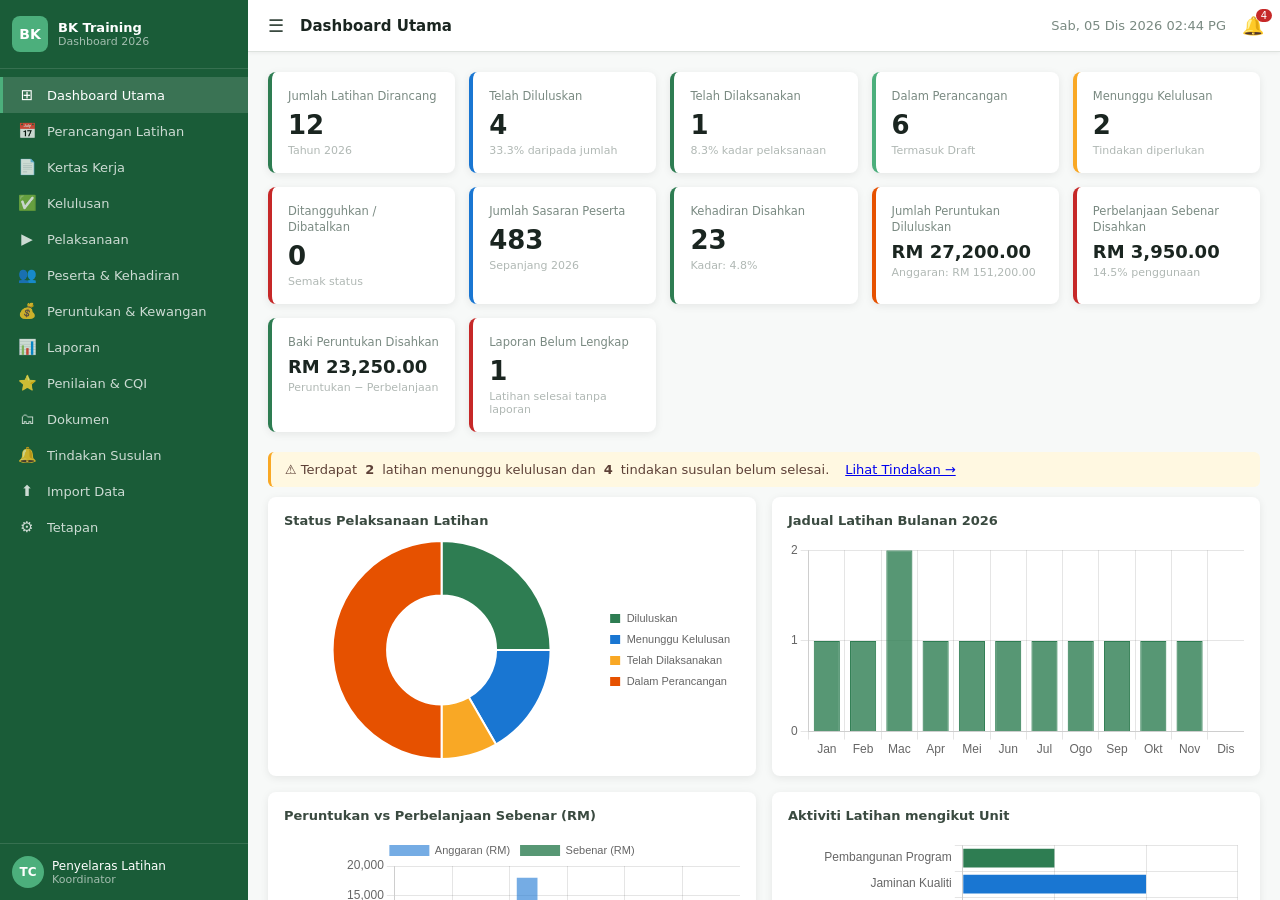
<file: index.html>
<!DOCTYPE html>
<!-- saved from url=(0064)file:///C:/Users/Masitah/.bob/playground/bk-dashboard/index.html -->
<html lang="ms"><head><meta http-equiv="Content-Type" content="text/html; charset=UTF-8">

<meta name="viewport" content="width=device-width, initial-scale=1.0">
<title>BK Training Management &amp; Intelligence Dashboard 2026</title>
<script src="asset/chart.umd.min.js.download"></script>
<script src="asset/xlsx.full.min.js.download"></script>
<link rel="stylesheet" href="asset/style.css">
</head>
<body>
<div id="app">
  <aside id="sidebar">
    <div class="sidebar-header">
      <div class="logo-block">
        <div class="logo-icon">BK</div>
        <div class="logo-text">
          <div class="logo-title">BK Training</div>
          <div class="logo-sub">Dashboard 2026</div>
        </div>
      </div>
    </div>
    <nav id="main-nav">
      <a href="file:///C:/Users/Masitah/.bob/playground/bk-dashboard/index.html#" class="nav-item active" data-section="dashboard"><span class="nav-icon">⊞</span>Dashboard Utama</a>
      <a href="file:///C:/Users/Masitah/.bob/playground/bk-dashboard/index.html#" class="nav-item" data-section="perancangan"><span class="nav-icon">📅</span>Perancangan Latihan</a>
      <a href="file:///C:/Users/Masitah/.bob/playground/bk-dashboard/index.html#" class="nav-item" data-section="kertaskerja"><span class="nav-icon">📄</span>Kertas Kerja</a>
      <a href="file:///C:/Users/Masitah/.bob/playground/bk-dashboard/index.html#" class="nav-item" data-section="kelulusan"><span class="nav-icon">✅</span>Kelulusan</a>
      <a href="file:///C:/Users/Masitah/.bob/playground/bk-dashboard/index.html#" class="nav-item" data-section="pelaksanaan"><span class="nav-icon">▶</span>Pelaksanaan</a>
      <a href="file:///C:/Users/Masitah/.bob/playground/bk-dashboard/index.html#" class="nav-item" data-section="peserta"><span class="nav-icon">👥</span>Peserta &amp; Kehadiran</a>
      <a href="file:///C:/Users/Masitah/.bob/playground/bk-dashboard/index.html#" class="nav-item" data-section="kewangan"><span class="nav-icon">💰</span>Peruntukan &amp; Kewangan</a>
      <a href="file:///C:/Users/Masitah/.bob/playground/bk-dashboard/index.html#" class="nav-item" data-section="laporan"><span class="nav-icon">📊</span>Laporan</a>
      <a href="file:///C:/Users/Masitah/.bob/playground/bk-dashboard/index.html#" class="nav-item" data-section="penilaian"><span class="nav-icon">⭐</span>Penilaian &amp; CQI</a>
      <a href="file:///C:/Users/Masitah/.bob/playground/bk-dashboard/index.html#" class="nav-item" data-section="dokumen"><span class="nav-icon">🗂</span>Dokumen</a>
      <a href="file:///C:/Users/Masitah/.bob/playground/bk-dashboard/index.html#" class="nav-item" data-section="tindakan"><span class="nav-icon">🔔</span>Tindakan Susulan</a>
      <a href="file:///C:/Users/Masitah/.bob/playground/bk-dashboard/index.html#" class="nav-item" data-section="import"><span class="nav-icon">⬆</span>Import Data</a>
      <a href="file:///C:/Users/Masitah/.bob/playground/bk-dashboard/index.html#" class="nav-item" data-section="tetapan"><span class="nav-icon">⚙</span>Tetapan</a>
    </nav>
    <div class="sidebar-footer">
      <div class="user-info">
        <div class="user-avatar">TC</div>
        <div>
          <div class="user-name" id="currentUser">Penyelaras Latihan</div>
          <div class="user-role" id="currentRole">Koordinator</div>
        </div>
      </div>
    </div>
  </aside>
  <main id="main-content">
    <header id="top-bar">
      <button id="sidebar-toggle" onclick="toggleSidebar()">☰</button>
      <div id="page-title">Dashboard Utama</div>
      <div class="top-bar-right">
        <span id="clock">Jum, 09 Okt 2026  11:44 PG</span>
        <div id="alert-bell" onclick="showSection('tindakan')">
          🔔 <span class="badge" id="alertCount">4</span>
        </div>
      </div>
    </header>
    <div id="content-area">
    <div class="kpi-grid">
      <div class="kpi-card green" onclick="showSection('perancangan')">
        <div class="kpi-label">Jumlah Latihan Dirancang</div>
        <div class="kpi-value">12</div>
        <div class="kpi-sub">Tahun 2026</div>
      </div>
      <div class="kpi-card blue" onclick="showSection('kelulusan')">
        <div class="kpi-label">Telah Diluluskan</div>
        <div class="kpi-value">4</div>
        <div class="kpi-sub">33.3% daripada jumlah</div>
      </div>
      <div class="kpi-card green" onclick="showSection('pelaksanaan')">
        <div class="kpi-label">Telah Dilaksanakan</div>
        <div class="kpi-value">1</div>
        <div class="kpi-sub">8.3% kadar pelaksanaan</div>
      </div>
      <div class="kpi-card" onclick="showSection('perancangan')">
        <div class="kpi-label">Dalam Perancangan</div>
        <div class="kpi-value">6</div>
        <div class="kpi-sub">Termasuk Draft</div>
      </div>
      <div class="kpi-card yellow" onclick="showSection('kelulusan')">
        <div class="kpi-label">Menunggu Kelulusan</div>
        <div class="kpi-value">2</div>
        <div class="kpi-sub">Tindakan diperlukan</div>
      </div>
      <div class="kpi-card red" onclick="showSection('perancangan')">
        <div class="kpi-label">Ditangguhkan / Dibatalkan</div>
        <div class="kpi-value">0</div>
        <div class="kpi-sub">Semak status</div>
      </div>
      <div class="kpi-card blue" onclick="showSection('peserta')">
        <div class="kpi-label">Jumlah Sasaran Peserta</div>
        <div class="kpi-value">483</div>
        <div class="kpi-sub">Sepanjang 2026</div>
      </div>
      <div class="kpi-card green" onclick="showSection('peserta')">
        <div class="kpi-label">Kehadiran Disahkan</div>
        <div class="kpi-value">23</div>
        <div class="kpi-sub">Kadar: 4.8%</div>
      </div>
      <div class="kpi-card orange" onclick="showSection('kewangan')">
        <div class="kpi-label">Jumlah Peruntukan Diluluskan</div>
        <div class="kpi-value" style="font-size:18px">RM 27,200.00</div>
        <div class="kpi-sub">Anggaran: RM 151,200.00</div>
      </div>
      <div class="kpi-card red" onclick="showSection('kewangan')">
        <div class="kpi-label">Perbelanjaan Sebenar Disahkan</div>
        <div class="kpi-value" style="font-size:18px">RM 3,950.00</div>
        <div class="kpi-sub">14.5% penggunaan</div>
      </div>
      <div class="kpi-card green" onclick="showSection('kewangan')">
        <div class="kpi-label">Baki Peruntukan Disahkan</div>
        <div class="kpi-value" style="font-size:18px">RM 23,250.00</div>
        <div class="kpi-sub">Peruntukan − Perbelanjaan</div>
      </div>
      <div class="kpi-card red" onclick="showSection('laporan')">
        <div class="kpi-label">Laporan Belum Lengkap</div>
        <div class="kpi-value">1</div>
        <div class="kpi-sub">Latihan selesai tanpa laporan</div>
      </div>
    </div>

    
    <div class="alert alert-warning">
      ⚠ Terdapat <strong>2</strong> latihan menunggu kelulusan dan
      <strong>4</strong> tindakan susulan belum selesai.
      <a href="file:///C:/Users/Masitah/.bob/playground/bk-dashboard/index.html#" onclick="showSection('tindakan');return false;" style="margin-left:8px;">Lihat Tindakan →</a>
    </div>

    <div class="charts-grid">
      <div class="chart-card">
        <div class="chart-title">Status Pelaksanaan Latihan</div>
        <div class="chart-wrap"><canvas id="chartStatus" width="460" height="275" style="display: block; box-sizing: border-box; height: 220px; width: 368px;"></canvas></div>
      </div>
      <div class="chart-card">
        <div class="chart-title">Jadual Latihan Bulanan 2026</div>
        <div class="chart-wrap"><canvas id="chartBulanan" width="460" height="275" style="display: block; box-sizing: border-box; height: 220px; width: 368px;"></canvas></div>
      </div>
      <div class="chart-card">
        <div class="chart-title">Peruntukan vs Perbelanjaan Sebenar (RM)</div>
        <div class="chart-wrap"><canvas id="chartBudget" width="460" height="275" style="display: block; box-sizing: border-box; height: 220px; width: 368px;"></canvas></div>
      </div>
      <div class="chart-card">
        <div class="chart-title">Aktiviti Latihan mengikut Unit</div>
        <div class="chart-wrap"><canvas id="chartUnit" width="460" height="275" style="display: block; box-sizing: border-box; height: 220px; width: 368px;"></canvas></div>
      </div>
      <div class="chart-card">
        <div class="chart-title">Sasaran vs Kehadiran Peserta</div>
        <div class="chart-wrap"><canvas id="chartPeserta" width="460" height="275" style="display: block; box-sizing: border-box; height: 220px; width: 368px;"></canvas></div>
      </div>
      <div class="chart-card">
        <div class="chart-title">Kaedah Pelaksanaan Latihan</div>
        <div class="chart-wrap"><canvas id="chartKaedah" width="460" height="275" style="display: block; box-sizing: border-box; height: 220px; width: 368px;"></canvas></div>
      </div>
    </div>

    <div class="section-header">
      <div><div class="section-title">Senarai Latihan 2026</div><div class="section-sub">Klik baris untuk butiran penuh</div></div>
      <button class="btn btn-primary btn-sm" onclick="showSection('perancangan')">+ Tambah Latihan</button>
    </div>
    <div class="table-wrap">
      
    <div class="table-scroll">
    <table>
      <thead><tr>
        <th>Bil</th><th>Tajuk Latihan</th><th>Unit</th>
        <th>Tarikh Cadangan</th><th>Kaedah</th>
        <th>Status</th><th>Peserta</th><th>Anggaran</th><th>Tindakan</th>
      </tr></thead>
      <tbody>
      
        <tr onclick="viewLatihan('LAT-2026-001')" style="cursor:pointer">
          <td>1</td>
          <td class="wrap-text" style="max-width:220px"><strong>Bengkel Pembangunan Kurikulum TVET 2026</strong>
            <div class="text-sm text-orange">⚠ 4 medan belum lengkap</div>
          </td>
          <td class="nowrap text-sm">Unit Pembangunan Program</td>
          <td class="nowrap text-sm">10/02/2026 – 12/02/2026</td>
          <td><span class="badge-status status-perancangan">Bersemuka</span></td>
          <td><span class="badge-status status-diluluskan">Diluluskan</span></td>
          <td class="text-right">40</td>
          <td class="text-right rm-amount">RM 8,500</td>
          <td class="nowrap">
            <button class="btn btn-sm btn-blue" onclick="event.stopPropagation();editLatihan('LAT-2026-001')">Edit</button>
          </td>
        </tr>
        <tr onclick="viewLatihan('LAT-2026-002')" style="cursor:pointer">
          <td>2</td>
          <td class="wrap-text" style="max-width:220px"><strong>Kursus Penilaian dan Pentaksiran Berdasarkan Kompetensi</strong>
            <div class="text-sm text-orange">⚠ 5 medan belum lengkap</div>
          </td>
          <td class="nowrap text-sm">Unit Jaminan Kualiti</td>
          <td class="nowrap text-sm">03/03/2026 – 05/03/2026</td>
          <td><span class="badge-status status-perancangan">Hibrid</span></td>
          <td><span class="badge-status status-diluluskan">Diluluskan</span></td>
          <td class="text-right">60</td>
          <td class="text-right rm-amount">RM 12,000</td>
          <td class="nowrap">
            <button class="btn btn-sm btn-blue" onclick="event.stopPropagation();editLatihan('LAT-2026-002')">Edit</button>
          </td>
        </tr>
        <tr onclick="viewLatihan('LAT-2026-003')" style="cursor:pointer">
          <td>3</td>
          <td class="wrap-text" style="max-width:220px"><strong>Program Pemantapan Daya Saing Pensyarah: Industri 4.0 &amp; Kemahiran Digital</strong>
            <div class="text-sm text-orange">⚠ 5 medan belum lengkap</div>
          </td>
          <td class="nowrap text-sm">Unit Inovasi &amp; Teknologi</td>
          <td class="nowrap text-sm">07/04/2026 – 09/04/2026</td>
          <td><span class="badge-status status-perancangan">Bersemuka</span></td>
          <td><span class="badge-status status-menunggu">Menunggu Kelulusan</span></td>
          <td class="text-right">80</td>
          <td class="text-right rm-amount">RM 18,000</td>
          <td class="nowrap">
            <button class="btn btn-sm btn-blue" onclick="event.stopPropagation();editLatihan('LAT-2026-003')">Edit</button>
          </td>
        </tr>
        <tr onclick="viewLatihan('LAT-2026-004')" style="cursor:pointer">
          <td>4</td>
          <td class="wrap-text" style="max-width:220px"><strong>Bengkel Analisis Keperluan Latihan (TNA) Bahagian Kurikulum 2026</strong>
            <div class="text-sm text-orange">⚠ 1 medan belum lengkap</div>
          </td>
          <td class="nowrap text-sm">Bahagian Kurikulum</td>
          <td class="nowrap text-sm">20/01/2026 – 21/01/2026</td>
          <td><span class="badge-status status-perancangan">Bersemuka</span></td>
          <td><span class="badge-status status-dilaksanakan">Telah Dilaksanakan</span></td>
          <td class="text-right">25</td>
          <td class="text-right rm-amount">RM 4,200</td>
          <td class="nowrap">
            <button class="btn btn-sm btn-blue" onclick="event.stopPropagation();editLatihan('LAT-2026-004')">Edit</button>
          </td>
        </tr>
        <tr onclick="viewLatihan('LAT-2026-005')" style="cursor:pointer">
          <td>5</td>
          <td class="wrap-text" style="max-width:220px"><strong>Seminar Penyelidikan Tindakan (Action Research) dalam Pendidikan TVET</strong>
            <div class="text-sm text-orange">⚠ 3 medan belum lengkap</div>
          </td>
          <td class="nowrap text-sm">Unit Penyelidikan &amp; Pembangunan</td>
          <td class="nowrap text-sm">19/05/2026 – 20/05/2026</td>
          <td><span class="badge-status status-perancangan">Bersemuka</span></td>
          <td><span class="badge-status status-perancangan">Dalam Perancangan</span></td>
          <td class="text-right">50</td>
          <td class="text-right rm-amount">RM 9,500</td>
          <td class="nowrap">
            <button class="btn btn-sm btn-blue" onclick="event.stopPropagation();editLatihan('LAT-2026-005')">Edit</button>
          </td>
        </tr>
        <tr onclick="viewLatihan('LAT-2026-006')" style="cursor:pointer">
          <td>6</td>
          <td class="wrap-text" style="max-width:220px"><strong>Kursus Reka Bentuk Instruksional dan e-Konten TVET</strong>
            <div class="text-sm text-orange">⚠ 3 medan belum lengkap</div>
          </td>
          <td class="nowrap text-sm">Unit Inovasi &amp; Teknologi</td>
          <td class="nowrap text-sm">08/06/2026 – 10/06/2026</td>
          <td><span class="badge-status status-perancangan">Dalam Talian</span></td>
          <td><span class="badge-status status-perancangan">Dalam Perancangan</span></td>
          <td class="text-right">70</td>
          <td class="text-right rm-amount">RM 6,000</td>
          <td class="nowrap">
            <button class="btn btn-sm btn-blue" onclick="event.stopPropagation();editLatihan('LAT-2026-006')">Edit</button>
          </td>
        </tr>
        <tr onclick="viewLatihan('LAT-2026-007')" style="cursor:pointer">
          <td>7</td>
          <td class="wrap-text" style="max-width:220px"><strong>Bengkel Pengukuhan Pengurusan Pentadbiran Urus Setia</strong>
            <div class="text-sm text-orange">⚠ 3 medan belum lengkap</div>
          </td>
          <td class="nowrap text-sm">Unit Pengurusan Am</td>
          <td class="nowrap text-sm">14/07/2026 – 15/07/2026</td>
          <td><span class="badge-status status-perancangan">Bersemuka</span></td>
          <td><span class="badge-status status-perancangan">Dalam Perancangan</span></td>
          <td class="text-right">30</td>
          <td class="text-right rm-amount">RM 5,500</td>
          <td class="nowrap">
            <button class="btn btn-sm btn-blue" onclick="event.stopPropagation();editLatihan('LAT-2026-007')">Edit</button>
          </td>
        </tr>
        <tr onclick="viewLatihan('LAT-2026-008')" style="cursor:pointer">
          <td>8</td>
          <td class="wrap-text" style="max-width:220px"><strong>Program Lawatan Industri: Amalan Terbaik Latihan Vokasional Antarabangsa</strong>
            <div class="text-sm text-orange">⚠ 3 medan belum lengkap</div>
          </td>
          <td class="nowrap text-sm">Unit Pengurusan Kurikulum</td>
          <td class="nowrap text-sm">07/09/2026 – 13/09/2026</td>
          <td><span class="badge-status status-perancangan">Lawatan Industri</span></td>
          <td><span class="badge-status status-menunggu">Menunggu Kelulusan</span></td>
          <td class="text-right">10</td>
          <td class="text-right rm-amount">RM 45,000</td>
          <td class="nowrap">
            <button class="btn btn-sm btn-blue" onclick="event.stopPropagation();editLatihan('LAT-2026-008')">Edit</button>
          </td>
        </tr>
        <tr onclick="viewLatihan('LAT-2026-009')" style="cursor:pointer">
          <td>9</td>
          <td class="wrap-text" style="max-width:220px"><strong>Kursus Kepimpinan dan Pengurusan Strategik untuk Pegawai Pertengahan</strong>
            <div class="text-sm text-orange">⚠ 4 medan belum lengkap</div>
          </td>
          <td class="nowrap text-sm">Bahagian Kurikulum</td>
          <td class="nowrap text-sm">13/10/2026 – 15/10/2026</td>
          <td><span class="badge-status status-perancangan">Bersemuka</span></td>
          <td><span class="badge-status status-perancangan">Dalam Perancangan</span></td>
          <td class="text-right">35</td>
          <td class="text-right rm-amount">RM 22,000</td>
          <td class="nowrap">
            <button class="btn btn-sm btn-blue" onclick="event.stopPropagation();editLatihan('LAT-2026-009')">Edit</button>
          </td>
        </tr>
        <tr onclick="viewLatihan('LAT-2026-010')" style="cursor:pointer">
          <td>10</td>
          <td class="wrap-text" style="max-width:220px"><strong>Bengkel Penambahbaikan Berterusan (CQI) Kurikulum TVET</strong>
            <div class="text-sm text-orange">⚠ 3 medan belum lengkap</div>
          </td>
          <td class="nowrap text-sm">Unit Jaminan Kualiti</td>
          <td class="nowrap text-sm">10/11/2026 – 11/11/2026</td>
          <td><span class="badge-status status-perancangan">Bersemuka</span></td>
          <td><span class="badge-status status-perancangan">Dalam Perancangan</span></td>
          <td class="text-right">45</td>
          <td class="text-right rm-amount">RM 7,000</td>
          <td class="nowrap">
            <button class="btn btn-sm btn-blue" onclick="event.stopPropagation();editLatihan('LAT-2026-010')">Edit</button>
          </td>
        </tr>
        <tr onclick="viewLatihan('LAT-2026-011')" style="cursor:pointer">
          <td>11</td>
          <td class="wrap-text" style="max-width:220px"><strong>Kursus Bahasa Inggeris untuk Tujuan Profesional (Pensyarah)</strong>
            <div class="text-sm text-orange">⚠ 3 medan belum lengkap</div>
          </td>
          <td class="nowrap text-sm">Unit Pengurusan Kurikulum</td>
          <td class="nowrap text-sm">03/08/2026 – 07/08/2026</td>
          <td><span class="badge-status status-perancangan">Hibrid</span></td>
          <td><span class="badge-status status-perancangan">Dalam Perancangan</span></td>
          <td class="text-right">30</td>
          <td class="text-right rm-amount">RM 11,000</td>
          <td class="nowrap">
            <button class="btn btn-sm btn-blue" onclick="event.stopPropagation();editLatihan('LAT-2026-011')">Edit</button>
          </td>
        </tr>
        <tr onclick="viewLatihan('LAT-2026-012')" style="cursor:pointer">
          <td>12</td>
          <td class="wrap-text" style="max-width:220px"><strong>Program Orientasi Pegawai Baharu Bahagian Kurikulum</strong>
            <div class="text-sm text-orange">⚠ 4 medan belum lengkap</div>
          </td>
          <td class="nowrap text-sm">Bahagian Kurikulum</td>
          <td class="nowrap text-sm">16/03/2026 – 17/03/2026</td>
          <td><span class="badge-status status-perancangan">Bersemuka</span></td>
          <td><span class="badge-status status-diluluskan">Diluluskan</span></td>
          <td class="text-right">8</td>
          <td class="text-right rm-amount">RM 2,500</td>
          <td class="nowrap">
            <button class="btn btn-sm btn-blue" onclick="event.stopPropagation();editLatihan('LAT-2026-012')">Edit</button>
          </td>
        </tr>
      </tbody>
    </table>
    </div>
    </div>
  </div>
  </main>
</div>
<div id="modal-overlay" class="modal-overlay hidden" onclick="closeModal()"></div>
<div id="modal-box" class="modal-box hidden">
  <div id="modal-header" class="modal-header">
    <span id="modal-title">Modal</span>
    <button onclick="closeModal()">✕</button>
  </div>
  <div id="modal-body" class="modal-body"></div>
  <div id="modal-footer" class="modal-footer"></div>
</div>
<div id="toast-container"></div>
<script src="./BK Training Management &amp; Intelligence Dashboard 2026_files/data.js"></script>
<script src="./BK Training Management &amp; Intelligence Dashboard 2026_files/app.js"></script>


</body></html>
</file>
<file: asset/style.css>
/* ===== RESET & BASE ===== */
*, *::before, *::after { box-sizing: border-box; margin: 0; padding: 0; }
:root {
  --green-dark: #1a5c38;
  --green-mid: #2e7d52;
  --green-light: #4caf7c;
  --green-pale: #e8f5ee;
  --green-border: #b2dfcc;
  --white: #ffffff;
  --gray-100: #f7f9f8;
  --gray-200: #eef1ef;
  --gray-300: #dde2de;
  --gray-400: #b0b8b4;
  --gray-500: #7a8a82;
  --gray-700: #3a4a40;
  --gray-900: #1a2520;
  --accent-blue: #1976d2;
  --accent-orange: #e65100;
  --accent-red: #c62828;
  --accent-yellow: #f9a825;
  --accent-purple: #6a1b9a;
  --sidebar-w: 248px;
  --header-h: 52px;
  --radius: 8px;
  --shadow: 0 2px 8px rgba(0,0,0,.08);
  --shadow-md: 0 4px 16px rgba(0,0,0,.12);
  --transition: .18s ease;
  --font: -apple-system, 'Segoe UI', system-ui, sans-serif;
}
html, body { height: 100%; font-family: var(--font); font-size: 14px; color: var(--gray-900); background: var(--gray-100); }

/* ===== LAYOUT ===== */
#app { display: flex; height: 100vh; overflow: hidden; }
#sidebar {
  width: var(--sidebar-w); min-width: var(--sidebar-w); background: var(--green-dark);
  display: flex; flex-direction: column; overflow-y: auto; overflow-x: hidden;
  transition: width var(--transition), min-width var(--transition);
  z-index: 100;
}
#sidebar.collapsed { width: 52px; min-width: 52px; }
#sidebar.collapsed .logo-text, #sidebar.collapsed .nav-item span:last-child,
#sidebar.collapsed .sidebar-footer .user-name, #sidebar.collapsed .sidebar-footer .user-role,
#sidebar.collapsed .user-info > div:last-child { display: none; }
#main-content { flex: 1; display: flex; flex-direction: column; min-width: 0; overflow: hidden; }
#content-area { flex: 1; overflow-y: auto; padding: 20px; }

/* ===== SIDEBAR ===== */
.sidebar-header { padding: 16px 12px; border-bottom: 1px solid rgba(255,255,255,.12); }
.logo-block { display: flex; align-items: center; gap: 10px; }
.logo-icon {
  width: 36px; height: 36px; background: var(--green-light); border-radius: 8px;
  display: flex; align-items: center; justify-content: center;
  color: white; font-weight: 700; font-size: 14px; flex-shrink: 0;
}
.logo-title { color: #fff; font-weight: 600; font-size: 13px; line-height: 1.2; }
.logo-sub { color: rgba(255,255,255,.6); font-size: 11px; }
#main-nav { flex: 1; padding: 8px 0; }
.nav-item {
  display: flex; align-items: center; gap: 10px; padding: 9px 14px;
  color: rgba(255,255,255,.78); text-decoration: none; font-size: 13px;
  border-left: 3px solid transparent; transition: all var(--transition); white-space: nowrap;
}
.nav-item:hover { background: rgba(255,255,255,.08); color: #fff; }
.nav-item.active { background: rgba(255,255,255,.14); color: #fff; border-left-color: var(--green-light); }
.nav-icon { font-size: 15px; flex-shrink: 0; width: 20px; text-align: center; }
.sidebar-footer { padding: 12px; border-top: 1px solid rgba(255,255,255,.12); }
.user-info { display: flex; align-items: center; gap: 8px; }
.user-avatar {
  width: 32px; height: 32px; background: var(--green-light); border-radius: 50%;
  display: flex; align-items: center; justify-content: center; color: white; font-weight: 600; font-size: 12px; flex-shrink: 0;
}
.user-name { color: #fff; font-size: 12px; font-weight: 500; }
.user-role { color: rgba(255,255,255,.6); font-size: 11px; }

/* ===== TOP BAR ===== */
#top-bar {
  height: var(--header-h); background: var(--white); border-bottom: 1px solid var(--gray-300);
  display: flex; align-items: center; padding: 0 16px; gap: 12px;
  box-shadow: 0 1px 4px rgba(0,0,0,.06);
}
#sidebar-toggle { background: none; border: none; font-size: 18px; cursor: pointer; color: var(--gray-700); padding: 4px; }
#page-title { font-size: 15px; font-weight: 600; color: var(--gray-900); flex: 1; }
.top-bar-right { display: flex; align-items: center; gap: 16px; font-size: 13px; color: var(--gray-500); }
#alert-bell { cursor: pointer; position: relative; font-size: 18px; }
.badge {
  position: absolute; top: -6px; right: -8px; background: var(--accent-red);
  color: white; font-size: 10px; border-radius: 10px; padding: 1px 5px; min-width: 16px; text-align: center;
}

/* ===== KPI CARDS ===== */
.kpi-grid { display: grid; grid-template-columns: repeat(auto-fill, minmax(180px, 1fr)); gap: 14px; margin-bottom: 20px; }
.kpi-card {
  background: var(--white); border-radius: var(--radius); padding: 16px;
  box-shadow: var(--shadow); border-left: 4px solid var(--green-light);
  cursor: pointer; transition: transform var(--transition), box-shadow var(--transition);
}
.kpi-card:hover { transform: translateY(-2px); box-shadow: var(--shadow-md); }
.kpi-card.green { border-left-color: var(--green-mid); }
.kpi-card.blue { border-left-color: var(--accent-blue); }
.kpi-card.orange { border-left-color: var(--accent-orange); }
.kpi-card.red { border-left-color: var(--accent-red); }
.kpi-card.yellow { border-left-color: var(--accent-yellow); }
.kpi-card.purple { border-left-color: var(--accent-purple); }
.kpi-label { font-size: 11.5px; color: var(--gray-500); margin-bottom: 6px; line-height: 1.4; }
.kpi-value { font-size: 26px; font-weight: 700; color: var(--gray-900); }
.kpi-sub { font-size: 11px; color: var(--gray-400); margin-top: 4px; }

/* ===== CHARTS GRID ===== */
.charts-grid { display: grid; grid-template-columns: repeat(auto-fill, minmax(340px, 1fr)); gap: 16px; margin-bottom: 20px; }
.chart-card { background: var(--white); border-radius: var(--radius); padding: 16px; box-shadow: var(--shadow); }
.chart-card.wide { grid-column: span 2; }
.chart-title { font-size: 13px; font-weight: 600; color: var(--gray-700); margin-bottom: 12px; }
.chart-wrap { position: relative; height: 220px; }

/* ===== SECTIONS ===== */
.section-header { display: flex; align-items: center; justify-content: space-between; margin-bottom: 16px; flex-wrap: wrap; gap: 8px; }
.section-title { font-size: 16px; font-weight: 700; color: var(--gray-900); }
.section-sub { font-size: 12px; color: var(--gray-500); margin-top: 2px; }

/* ===== BUTTONS ===== */
.btn { display: inline-flex; align-items: center; gap: 6px; padding: 7px 14px; border-radius: 6px; border: none; cursor: pointer; font-size: 13px; font-weight: 500; transition: all var(--transition); text-decoration: none; }
.btn-primary { background: var(--green-mid); color: white; }
.btn-primary:hover { background: var(--green-dark); }
.btn-secondary { background: var(--gray-200); color: var(--gray-700); }
.btn-secondary:hover { background: var(--gray-300); }
.btn-danger { background: #ffeaea; color: var(--accent-red); }
.btn-danger:hover { background: var(--accent-red); color: white; }
.btn-blue { background: #e3f2fd; color: var(--accent-blue); }
.btn-blue:hover { background: var(--accent-blue); color: white; }
.btn-sm { padding: 4px 10px; font-size: 12px; }
.btn-icon { background: none; border: none; cursor: pointer; padding: 4px; border-radius: 4px; font-size: 15px; }
.btn-icon:hover { background: var(--gray-200); }

/* ===== FORMS ===== */
.form-grid { display: grid; grid-template-columns: repeat(auto-fill, minmax(260px, 1fr)); gap: 14px; }
.form-group { display: flex; flex-direction: column; gap: 4px; }
.form-group.full { grid-column: 1 / -1; }
label { font-size: 12px; font-weight: 500; color: var(--gray-700); }
input, select, textarea {
  padding: 7px 10px; border: 1px solid var(--gray-300); border-radius: 6px;
  font-size: 13px; font-family: var(--font); color: var(--gray-900);
  background: var(--white); transition: border-color var(--transition);
}
input:focus, select:focus, textarea:focus { outline: none; border-color: var(--green-mid); box-shadow: 0 0 0 3px rgba(46,125,82,.1); }
textarea { resize: vertical; min-height: 80px; }
.field-hint { font-size: 11px; color: var(--gray-400); }
.required { color: var(--accent-red); }
.form-section-title { font-size: 13px; font-weight: 600; color: var(--green-dark); padding: 8px 0 4px; border-bottom: 1px solid var(--green-border); margin: 8px 0 4px; grid-column: 1/-1; }

/* ===== TABLE ===== */
.table-wrap { background: var(--white); border-radius: var(--radius); box-shadow: var(--shadow); overflow: hidden; }
.table-toolbar { padding: 12px 16px; display: flex; align-items: center; gap: 10px; flex-wrap: wrap; border-bottom: 1px solid var(--gray-200); }
.search-box { display: flex; align-items: center; gap: 6px; background: var(--gray-100); border: 1px solid var(--gray-300); border-radius: 6px; padding: 5px 10px; }
.search-box input { background: none; border: none; padding: 0; font-size: 13px; width: 200px; }
.search-box input:focus { outline: none; box-shadow: none; }
.table-scroll { overflow-x: auto; }
table { width: 100%; border-collapse: collapse; font-size: 13px; }
th { background: var(--gray-100); padding: 10px 12px; text-align: left; font-size: 12px; font-weight: 600; color: var(--gray-700); border-bottom: 2px solid var(--gray-300); white-space: nowrap; cursor: pointer; user-select: none; }
th:hover { background: var(--gray-200); }
td { padding: 9px 12px; border-bottom: 1px solid var(--gray-200); vertical-align: top; }
tr:last-child td { border-bottom: none; }
tr:hover td { background: var(--green-pale); }
.table-pagination { padding: 10px 16px; display: flex; align-items: center; justify-content: space-between; font-size: 12px; color: var(--gray-500); border-top: 1px solid var(--gray-200); flex-wrap: wrap; gap: 8px; }
.page-btns { display: flex; gap: 4px; }
.page-btn { padding: 4px 9px; border: 1px solid var(--gray-300); border-radius: 4px; background: white; cursor: pointer; font-size: 12px; }
.page-btn.active { background: var(--green-mid); color: white; border-color: var(--green-mid); }

/* ===== STATUS BADGES ===== */
.badge-status {
  display: inline-flex; align-items: center; gap: 4px;
  padding: 2px 8px; border-radius: 12px; font-size: 11px; font-weight: 500; white-space: nowrap;
}
.status-draft { background: #f0f0f0; color: #555; }
.status-perancangan { background: #e3f2fd; color: #1565c0; }
.status-menunggu { background: #fff3e0; color: #e65100; }
.status-diluluskan { background: #e8f5e9; color: #1b5e20; }
.status-pelaksanaan { background: #e0f7fa; color: #00695c; }
.status-dilaksanakan { background: #e8f5e9; color: #2e7d32; }
.status-ditangguhkan { background: #fce4ec; color: #880e4f; }
.status-dibatalkan { background: #ffebee; color: #b71c1c; }
.status-lengkap { background: #e8f5e9; color: #1b5e20; }
.status-belum { background: #fafafa; color: #757575; border: 1px solid #e0e0e0; }
.status-warning { background: #fff8e1; color: #f57f17; }
.status-error { background: #ffebee; color: #b71c1c; }

/* ===== CARDS ===== */
.card { background: var(--white); border-radius: var(--radius); box-shadow: var(--shadow); padding: 16px; }
.card-header { display: flex; align-items: center; justify-content: space-between; margin-bottom: 14px; }
.card-title { font-size: 14px; font-weight: 600; }

/* ===== FILTER BAR ===== */
.filter-bar { display: flex; flex-wrap: wrap; gap: 8px; align-items: flex-end; background: var(--white); padding: 12px; border-radius: var(--radius); box-shadow: var(--shadow); margin-bottom: 16px; }
.filter-item { display: flex; flex-direction: column; gap: 3px; }
.filter-item label { font-size: 11px; color: var(--gray-500); }
.filter-item select, .filter-item input { padding: 5px 8px; font-size: 12px; min-width: 120px; }

/* ===== TABS ===== */
.tabs { display: flex; gap: 0; border-bottom: 2px solid var(--gray-200); margin-bottom: 16px; overflow-x: auto; }
.tab-btn { padding: 9px 16px; border: none; background: none; cursor: pointer; font-size: 13px; color: var(--gray-500); border-bottom: 2px solid transparent; margin-bottom: -2px; white-space: nowrap; transition: all var(--transition); }
.tab-btn.active { color: var(--green-mid); border-bottom-color: var(--green-mid); font-weight: 600; }
.tab-btn:hover { color: var(--gray-900); }
.tab-panel { display: none; }
.tab-panel.active { display: block; }

/* ===== ALERTS ===== */
.alert { padding: 10px 14px; border-radius: 6px; font-size: 13px; margin-bottom: 10px; display: flex; align-items: flex-start; gap: 8px; }
.alert-warning { background: #fff8e1; border-left: 3px solid var(--accent-yellow); color: #5d4037; }
.alert-error { background: #ffebee; border-left: 3px solid var(--accent-red); color: #b71c1c; }
.alert-info { background: #e3f2fd; border-left: 3px solid var(--accent-blue); color: #0d47a1; }
.alert-success { background: #e8f5e9; border-left: 3px solid var(--green-light); color: #1b5e20; }

/* ===== MODAL ===== */
.modal-overlay { position: fixed; inset: 0; background: rgba(0,0,0,.45); z-index: 900; }
.modal-box {
  position: fixed; top: 50%; left: 50%; transform: translate(-50%, -50%);
  background: white; border-radius: 10px; z-index: 901; box-shadow: 0 8px 40px rgba(0,0,0,.2);
  width: 90%; max-width: 700px; max-height: 90vh; display: flex; flex-direction: column;
}
.modal-box.modal-lg { max-width: 900px; }
.modal-box.modal-xl { max-width: 1100px; }
.modal-header { padding: 14px 18px; border-bottom: 1px solid var(--gray-200); display: flex; align-items: center; justify-content: space-between; }
.modal-header span { font-size: 15px; font-weight: 600; }
.modal-header button { background: none; border: none; cursor: pointer; font-size: 18px; color: var(--gray-400); }
.modal-body { padding: 18px; overflow-y: auto; flex: 1; }
.modal-footer { padding: 12px 18px; border-top: 1px solid var(--gray-200); display: flex; justify-content: flex-end; gap: 8px; }
.hidden { display: none !important; }

/* ===== TOAST ===== */
#toast-container { position: fixed; bottom: 20px; right: 20px; display: flex; flex-direction: column; gap: 8px; z-index: 1000; }
.toast {
  padding: 10px 16px; border-radius: 6px; background: var(--gray-900); color: white;
  font-size: 13px; min-width: 220px; box-shadow: var(--shadow-md);
  animation: slideIn .2s ease; display: flex; align-items: center; gap: 8px;
}
.toast.success { background: var(--green-mid); }
.toast.error { background: var(--accent-red); }
.toast.warning { background: #e65100; }
@keyframes slideIn { from { transform: translateX(40px); opacity: 0; } to { transform: translateX(0); opacity: 1; } }

/* ===== PROGRESS ===== */
.progress-bar { height: 6px; background: var(--gray-200); border-radius: 3px; overflow: hidden; }
.progress-fill { height: 100%; background: var(--green-light); border-radius: 3px; transition: width .4s; }
.progress-fill.warn { background: var(--accent-yellow); }
.progress-fill.danger { background: var(--accent-red); }

/* ===== CALENDAR MINI ===== */
.mini-calendar { display: grid; grid-template-columns: repeat(7,1fr); gap: 2px; }
.cal-day { text-align: center; padding: 4px 2px; font-size: 11px; border-radius: 4px; cursor: pointer; }
.cal-day.header { font-weight: 600; color: var(--gray-500); cursor: default; }
.cal-day.has-event { background: var(--green-pale); color: var(--green-dark); font-weight: 600; }
.cal-day.today { background: var(--green-mid); color: white; font-weight: 700; }
.cal-day:hover:not(.header) { background: var(--gray-200); }

/* ===== CHECKLIST ===== */
.checklist-item { display: flex; align-items: flex-start; gap: 8px; padding: 6px 0; border-bottom: 1px solid var(--gray-200); }
.checklist-item:last-child { border-bottom: none; }
.checklist-item input[type=checkbox] { margin-top: 2px; width: 15px; height: 15px; cursor: pointer; accent-color: var(--green-mid); }
.checklist-label { font-size: 13px; }
.checklist-label.done { text-decoration: line-through; color: var(--gray-400); }

/* ===== FINANCIAL CARD ===== */
.fin-row { display: flex; justify-content: space-between; padding: 6px 0; border-bottom: 1px solid var(--gray-200); font-size: 13px; }
.fin-row:last-child { border-bottom: none; }
.fin-label { color: var(--gray-600); }
.fin-value { font-weight: 600; }
.fin-value.positive { color: var(--green-mid); }
.fin-value.negative { color: var(--accent-red); }
.fin-value.warning { color: var(--accent-yellow); }
.fin-value.unconfirmed { color: var(--gray-400); font-style: italic; }

/* ===== DOCUMENT LIST ===== */
.doc-item { display: flex; align-items: center; gap: 10px; padding: 8px; border: 1px solid var(--gray-200); border-radius: 6px; margin-bottom: 6px; }
.doc-icon { font-size: 20px; flex-shrink: 0; }
.doc-name { font-size: 13px; font-weight: 500; }
.doc-meta { font-size: 11px; color: var(--gray-400); }
.doc-actions { margin-left: auto; display: flex; gap: 4px; }

/* ===== IMPORT ===== */
.import-dropzone {
  border: 2px dashed var(--green-border); border-radius: 8px; padding: 32px;
  text-align: center; background: var(--green-pale); cursor: pointer; transition: all var(--transition);
}
.import-dropzone:hover, .import-dropzone.drag-over { border-color: var(--green-mid); background: #d4eddf; }
.import-dropzone p { color: var(--gray-500); margin-top: 8px; font-size: 13px; }
.import-dropzone .icon { font-size: 40px; }

/* ===== TIMELINE ===== */
.timeline { position: relative; }
.timeline::before { content: ''; position: absolute; left: 14px; top: 0; bottom: 0; width: 2px; background: var(--green-border); }
.timeline-item { padding-left: 36px; position: relative; margin-bottom: 14px; }
.timeline-dot { position: absolute; left: 6px; top: 4px; width: 18px; height: 18px; border-radius: 50%; background: var(--green-mid); border: 3px solid white; box-shadow: 0 0 0 2px var(--green-mid); z-index: 1; }
.timeline-dot.warn { background: var(--accent-yellow); box-shadow: 0 0 0 2px var(--accent-yellow); }
.timeline-dot.danger { background: var(--accent-red); box-shadow: 0 0 0 2px var(--accent-red); }
.timeline-content { background: var(--white); padding: 10px 12px; border-radius: 6px; box-shadow: var(--shadow); }
.timeline-date { font-size: 11px; color: var(--gray-400); margin-bottom: 4px; }

/* ===== ACTION ITEM ===== */
.action-item { display: flex; align-items: flex-start; gap: 10px; padding: 10px; border: 1px solid var(--gray-200); border-radius: 6px; margin-bottom: 6px; cursor: pointer; transition: all var(--transition); }
.action-item:hover { border-color: var(--green-mid); background: var(--green-pale); }
.action-priority { width: 8px; min-width: 8px; border-radius: 4px; align-self: stretch; }
.priority-high { background: var(--accent-red); }
.priority-medium { background: var(--accent-yellow); }
.priority-low { background: var(--green-light); }
.action-body { flex: 1; }
.action-title { font-size: 13px; font-weight: 500; }
.action-meta { font-size: 11px; color: var(--gray-400); margin-top: 3px; }

/* ===== EVALUATION ===== */
.rating-row { display: flex; align-items: center; gap: 8px; margin-bottom: 8px; }
.rating-label { width: 220px; font-size: 13px; }
.stars { display: flex; gap: 3px; }
.star { font-size: 18px; cursor: pointer; color: var(--gray-300); transition: color var(--transition); }
.star.active { color: var(--accent-yellow); }
.rating-num { font-size: 12px; color: var(--gray-500); width: 24px; }

/* ===== PRINT ===== */
@media print {
  #sidebar, #top-bar, .no-print { display: none !important; }
  #main-content { margin: 0; }
  #content-area { padding: 0; }
  .page-break { page-break-before: always; }
}

/* ===== RESPONSIVE ===== */
@media (max-width: 768px) {
  :root { --sidebar-w: 220px; }
  #sidebar { position: fixed; left: -220px; transition: left .2s; }
  #sidebar.mobile-open { left: 0; }
  .charts-grid { grid-template-columns: 1fr; }
  .chart-card.wide { grid-column: span 1; }
  .kpi-grid { grid-template-columns: repeat(2, 1fr); }
  .form-grid { grid-template-columns: 1fr; }
}
@media (max-width: 480px) {
  .kpi-grid { grid-template-columns: 1fr 1fr; }
  #content-area { padding: 12px; }
}

/* ===== MISC ===== */
.text-right { text-align: right; }
.text-center { text-align: center; }
.text-muted { color: var(--gray-400); font-style: italic; }
.text-bold { font-weight: 600; }
.text-sm { font-size: 12px; }
.text-red { color: var(--accent-red); }
.text-green { color: var(--green-mid); }
.text-orange { color: var(--accent-orange); }
.divider { border: none; border-top: 1px solid var(--gray-200); margin: 12px 0; }
.empty-state { text-align: center; padding: 40px 20px; color: var(--gray-400); }
.empty-state .icon { font-size: 40px; margin-bottom: 8px; }
.empty-state p { font-size: 13px; }
.wrap-text { word-break: break-word; white-space: normal; }
.nowrap { white-space: nowrap; }
.rm-amount { font-family: 'Courier New', monospace; }
</style>
</file>
